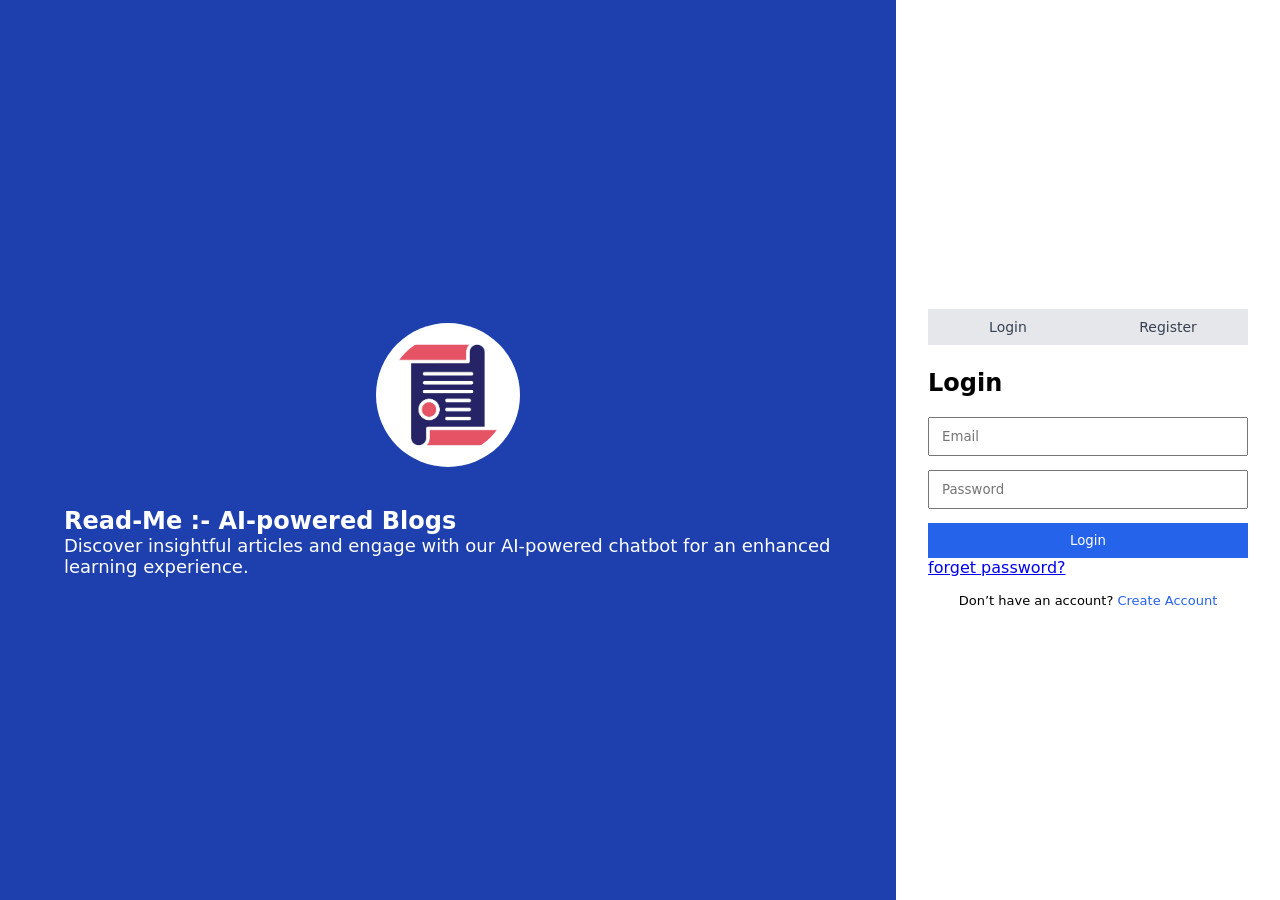
<file: 02_html_css/index.html>
<!DOCTYPE html>
<html lang="en">
<head>
  <meta charset="UTF-8" />
  <title>Auth Page</title>
  <link rel="stylesheet" href="styles.css" />
</head>
<body>

<div class="container">

  <section class="left">
    <div class="brand">
      <div class="logo-outerdiv">
        <img src="./public/articlenew.jpg" class="logo"></img>
      </div>
      <h1>Read-Me :- AI-powered Blogs</h1>
      <p>
        Discover insightful articles and engage with our AI-powered chatbot for an enhanced learning experience.
      </p>
    </div>
  </section>

  
  <section class="right">
    <div class="auth-card">

      <input class="radiobuttons" type="radio" name="auth" id="login-toggle" checked>
      <input class="radiobuttons" type="radio" name="auth" id="register-toggle">

      <div class="toggle">
        <label for="login-toggle" class="tab">Login</label>
        <label for="register-toggle" class="tab">Register</label>
      </div>

      <form class="form login-form" action="#login">
        <h2>Login</h2>

        <input type="email" placeholder="Email" required />
        <input type="password" placeholder="Password" required />

        <button class="submit" type="submit">Login</button>
        <a class="" href="#forget">
          forget password?
        </a>
        <p class="switch">
          Don’t have an account?
          <label for="register-toggle">Create Account</label>
        </p>
      </form>

      <form class="form register-form" action="#register">
        <h2>Register</h2>

        <input type="text" placeholder="Full Name" required />
        <input type="email" placeholder="Email" required />
        <input type="password" placeholder="Password" required />

        <button class="submit" type="submit">Register</button>
        <p class="switch">
          Already have an account?
          <label for="login-toggle">Login</label>
        </p>
      </form>

    </div>
  </section>

</div>

</body>
</html>
</file>
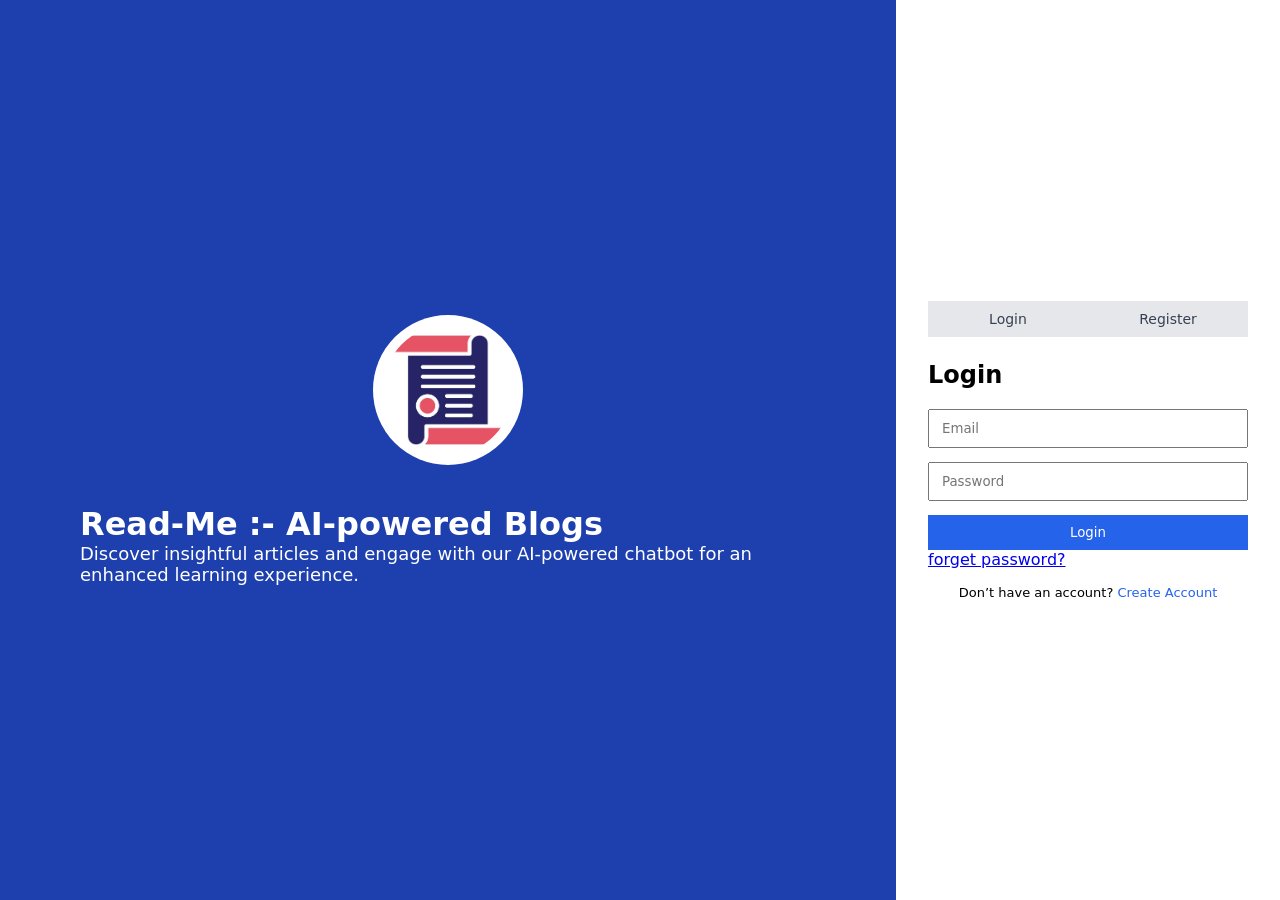
<file: htmlcss/index.html>
<!DOCTYPE html>
<html lang="en">
<head>
  <meta charset="UTF-8" />
  <title>Auth Page</title>
  <link rel="stylesheet" href="styles.css" />
</head>
<body>

<div class="container">

  <div class="left">
    <div class="brand">
      <div class="logo-outerdiv">
        <img src="/public/articlenew.jpg" class="logo"></img>
      </div>
      <h1>Read-Me :- AI-powered Blogs</h1>
      <p>
        Discover insightful articles and engage with our AI-powered chatbot for an enhanced learning experience.
      </p>
    </div>
  </div>

  
  <div class="right">
    <div class="auth-card">

      <input class="radiobuttons" type="radio" name="auth" id="login-toggle" checked>
      <input class="radiobuttons" type="radio" name="auth" id="register-toggle">

      <div class="toggle">
        <label for="login-toggle" class="tab">Login</label>
        <label for="register-toggle" class="tab">Register</label>
      </div>

      <form class="form login-form" action="#login">
        <h2>Login</h2>

        <input type="email" placeholder="Email" required />
        <input type="password" placeholder="Password" required />

        <button class="submit" type="submit">Login</button>
        <a class="" href="#forget">
          forget password?
        </a>
        <p class="switch">
          Don’t have an account?
          <label for="register-toggle">Create Account</label>
        </p>
      </form>

      <form class="form register-form" action="#register">
        <h2>Register</h2>

        <input type="text" placeholder="Full Name" required />
        <input type="email" placeholder="Email" required />
        <input type="password" placeholder="Password" required />

        <button class="submit" type="submit">Register</button>
        <p class="switch">
          Already have an account?
          <label for="login-toggle">Login</label>
        </p>
      </form>

    </div>
  </div>

</div>

</body>
</html>
</file>
<file: 02_html_css/styles.css>
* {
  margin: 0;
  padding: 0;
  box-sizing: border-box;
  font-family: system-ui, sans-serif;
}

body {
  height: 100vh;
  width: 100vw;
  overflow: hidden;
}

.container {
  display: flex;
  height: 100vh;
  width: 100vw;
}

.left {
  width: 70vw;
  min-width: 70vw;
  height: 100vh;
  background: #1e40af;
  color: white;
  display: flex;
  align-items: center;
  padding: 5vw;
}

.right {
  width: 30vw;
  min-width: 30vw;
  height: 100vh;
  background: white;
  display: flex;
  align-items: center;
  justify-content: center;
}

.logo {
  height: 9rem;
  width: 9rem;
  border-radius: 50%;
  background: white;
  color: #1e40af;
  display: flex;
  align-items: center;
  justify-content: center;
  font-weight: bold;
  margin-bottom: 2.5rem;
  padding: 0.75rem;
}

.logo-outerdiv {
  display: flex;
  align-items: center;
  justify-content: center;
}

.brand p {
  font-size: 1.125rem;
}

.auth-card {
  margin-top: 1rem;
  width: 100%;
  max-width: 20rem;
}

.radiobuttons {
  display: none;
}

.toggle {
  display: flex;
  background: #e5e7eb;
  margin-bottom: 1.5rem;
}

.tab {
  flex: 1;
  padding: 0.625rem;
  text-align: center;
  font-size: 0.875rem;
  cursor: pointer;
  color: #374151;
}

.form {
  display: none;
}

#login-toggle:checked ~ .login-form {
  display: block;
}

#register-toggle:checked ~ .register-form {
  display: block;
}

.form h2 {
  margin-bottom: 1.25rem;
}

.form input {
  width: 100%;
  padding: 0.625rem 0.75rem;
  margin-bottom: 0.875rem;
}

.submit {
  width: 100%;
  padding: 0.625rem;
  background: #2563eb;
  border: none;
  color: white;
}

.switch {
  margin-top: 1rem;
  font-size: 0.8125rem;
  text-align: center;
}

.switch label {
  color: #2563eb;
  cursor: pointer;
}

@media (max-width: 48em) {
  .container {
    flex-direction: column;
  }

  .left,
  .right {
    width: 100vw;
    min-width: 100vw;
    height: auto;
  }

  .left {
    padding: 4vw;
  }
}
</file>
<file: htmlcss/styles.css>
* {
  margin: 0;
  padding: 0;
  box-sizing: border-box;
  font-family: system-ui, sans-serif;
}

body {
  height: 100vh;
  background: #f4f6f8;
}

.container {
  display: flex;
  height: 100%;
}

.left {
  width: 70%;
  background: #1e40af;
  color: white;
  display: flex;
  align-items: center;
  padding: 80px;
}



.logo {
  height: 150px;
  width: 150px;
  border-radius: 100%;
  background: white;
  color: #1e40af;
  display: flex;
  align-items: center;
  justify-content: center;
  font-weight: bold;
  margin-bottom: 40px;
  padding: 10px;
}
.logo-outerdiv{
    display: flex;
  align-items: center;
  justify-content: center;
}
.brand p {
  font-size: 18px;
 
}

.right {
  width: 30%;
  background: white;
  display: flex;
  align-items: center;
  justify-content: center;
}

.auth-card {
  width: 100%;
  max-width: 320px;
}

.radiobuttons {
  display: none;
}

.toggle {
  display: flex;
  background: #e5e7eb;
  margin-bottom: 24px;
}

.tab {
  flex: 1;
  padding: 10px;
  text-align: center;
  font-size: 14px;
  cursor: pointer;
  color: #374151;
}



.form {
  display: none;
}

#login-toggle:checked ~ .login-form {
  display: block;
}

#register-toggle:checked ~ .register-form {
  display: block;
}

.form h2 {
  margin-bottom: 20px;
}

.form input {
  width: 100%;
  padding: 10px 12px;
  margin-bottom: 14px;
}


.submit {
  width: 100%;
  padding: 10px;
  background: #2563eb;
  border: none;
  color: white;
}


.switch {
  margin-top: 16px;
  font-size: 13px;
  text-align: center;
}

.switch label {
  color: #2563eb;
  cursor: pointer;
}
</file>
